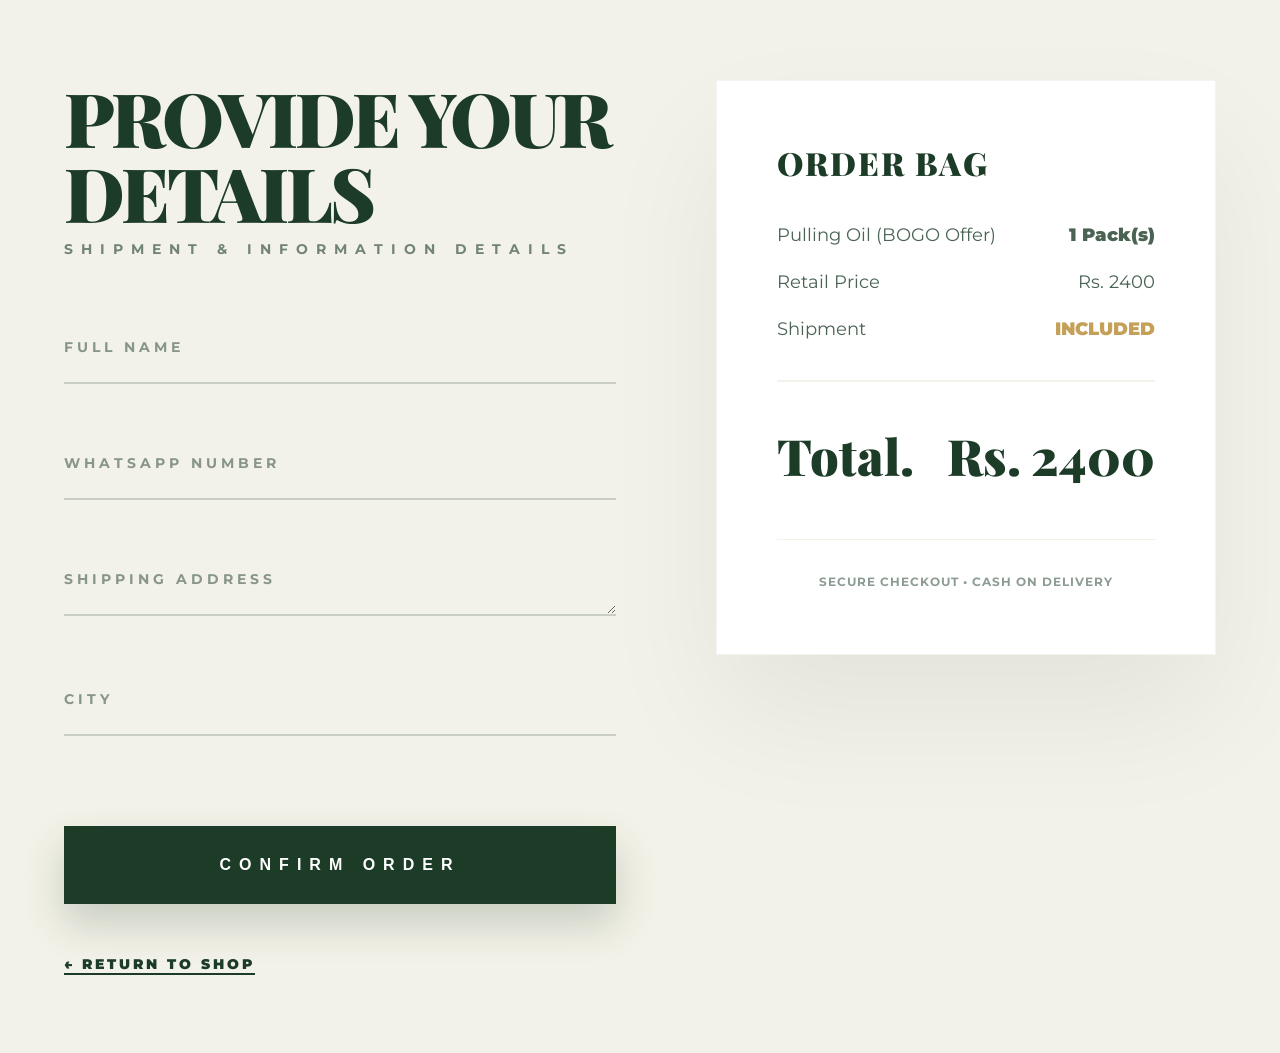
<file: checkout.html>
<!DOCTYPE html>
<html lang="en">
<head>
  <meta charset="UTF-8">
  <meta name="viewport" content="width=device-width, initial-scale=1.0">
  <title>Billing| Secret Herbage</title>
  <link rel="stylesheet" href="https://cdnjs.cloudflare.com/ajax/libs/font-awesome/6.0.0/css/all.min.css">
  <style>
    @import url('https://fonts.googleapis.com/css2?family=Playfair+Display:ital,wght@0,900;1,400&family=Montserrat:wght@300;400;700;900&display=swap');

    :root { --primary: #1d3c28; --accent: #c5a059; --bg: #f3f2e8; }

    * { margin: 0; padding: 0; box-sizing: border-box; }
    body { background-color: var(--bg); color: var(--primary); font-family: 'Montserrat', sans-serif; overflow-x: hidden; }

    /* LUXURY ENTRANCE */
    .master-wrapper { max-width: 1300px; margin: 0 auto; padding: 80px 5%; animation: luxuryFade 1.2s ease; }
    @keyframes luxuryFade { from { opacity: 0; transform: translateY(40px); } to { opacity: 1; transform: translateY(0); } }

    .checkout-layout { display: grid; grid-template-columns: 1fr 500px; gap: 100px; }

    /* LEFT SIDE: BOUTIQUE FORM */
    .billing-header h1 { font-family: 'Playfair Display', serif; font-size: 75px; font-weight: 900; margin-bottom: 10px; letter-spacing: -3px; line-height: 1; }
    .billing-header p { text-transform: uppercase; letter-spacing: 8px; font-size: 14px; margin-bottom: 60px; opacity: 0.6; font-weight: bold; }

    .input-wrapper { position: relative; margin-bottom: 50px; }
    .input-wrapper input, .input-wrapper textarea {
      width: 100%; padding: 20px 0; background: transparent; border: none;
      border-bottom: 2px solid rgba(29, 60, 40, 0.2); font-size: 20px; color: var(--primary);
      outline: none; transition: 0.4s; font-family: inherit; font-weight: 500;
    }
    .input-wrapper label {
      position: absolute; top: 20px; left: 0; font-size: 14px; text-transform: uppercase;
      letter-spacing: 4px; opacity: 0.5; transition: 0.4s; pointer-events: none; font-weight: bold;
    }
    .input-wrapper input:focus ~ label, .input-wrapper input:valid ~ label,
    .input-wrapper textarea:focus ~ label, .input-wrapper textarea:valid ~ label {
      top: -20px; opacity: 1; color: var(--accent); font-size: 12px;
    }
    .input-wrapper input:focus { border-bottom: 3px solid var(--primary); }

    /* RIGHT SIDE: PREMIUM SUMMARY */
    .summary-pane { 
      background: white; padding: 60px; border-radius: 0px; height: fit-content;
      box-shadow: 0 60px 120px rgba(0,0,0,0.06); position: sticky; top: 50px;
      border: 1px solid rgba(29,60,40,0.05);
    }
    .summary-pane h2 { font-family: 'Playfair Display', serif; font-size: 32px; margin-bottom: 40px; letter-spacing: 2px; text-transform: uppercase; font-weight: 900; }
    
    .row { display: flex; justify-content: space-between; margin-bottom: 25px; font-size: 18px; color: rgba(29,60,40,0.8); }
    .total-row { border-top: 2px solid var(--bg); margin-top: 40px; padding-top: 40px; font-size: 50px; font-family: 'Playfair Display', serif; font-weight: 900; color: var(--primary); }

    /* DISCOUNT LOGIC UI */
    .status-badge { 
      background: var(--primary); color: white; padding: 12px; font-size: 12px; 
      font-weight: 900; display: none; margin-bottom: 30px; letter-spacing: 3px;
      text-align: center; text-transform: uppercase;
    }
    .strike-price { text-decoration: line-through; opacity: 0.4; font-size: 16px; }

    /* SEXY CONFIRM BUTTON */
    .confirm-btn {
      width: 100%; background: var(--primary); color: white; border: none; padding: 30px;
      font-weight: 900; text-transform: uppercase; letter-spacing: 8px; cursor: pointer;
      transition: 0.5s; font-size: 16px; margin-top: 40px; box-shadow: 0 20px 40px rgba(29,60,40,0.2);
    }
    .confirm-btn:hover { background: #000; transform: translateY(-8px); box-shadow: 0 30px 60px rgba(0,0,0,0.2); letter-spacing: 10px; }

    @media (max-width: 1000px) {
      .checkout-layout { grid-template-columns: 1fr; }
      .billing-header h1 { font-size: 55px; }
      .summary-pane { position: static; margin-top: 50px; }
    }
  </style>
</head>
<body>

  <div class="master-wrapper">
    <div class="checkout-layout">
      
      <!-- FORM SIDE -->
      <div class="billing-pane">
        <div class="billing-header">
          <h1>PROVIDE YOUR DETAILS</h1>
          <p>Shipment & Information Details</p>
        </div>

        <form id="luxuryForm">
          <div class="input-wrapper">
            <input type="text" name="Full_Name" required>
            <label>Full Name</label>
          </div>
          <div class="input-wrapper">
            <input type="text" name="WhatsApp_Number" required>
            <label>WhatsApp Number</label>
          </div>
          <div class="input-wrapper">
            <textarea name="Shipping_Address" rows="1" required></textarea>
            <label>Shipping Address</label>
          </div>
          <div class="input-wrapper">
            <input type="text" name="City" required>
            <label>City</label>
          </div>

          <!-- DATA FOR GMAIL -->
          <input type="hidden" name="Items" id="h-items">
          <input type="hidden" name="Bill" id="h-total">
          <input type="hidden" name="Discount" id="h-discount">

          <button type="submit" class="confirm-btn" id="submitBtn">Confirm Order</button>
        </form>
        <p style="margin-top: 50px;"><a href="index.html" style="color:var(--primary); text-decoration:none; font-size:14px; font-weight:900; letter-spacing:3px; border-bottom: 2px solid var(--primary);">← RETURN TO SHOP</a></p>
      </div>

      <!-- SUMMARY SIDE -->
      <div class="summary-pane">
        <div class="status-badge" id="win-badge">LOYALTY REWARD: 50% OFF ACTIVATED</div>
        <h2>Order Bag</h2>
        
        <div class="row">
          <span>Pulling Oil (BOGO Offer)</span>
          <span id="qty-box" style="font-weight: 900;">1 Pack</span>
        </div>

        <div class="row">
          <span>Retail Price</span>
          <span id="old-price-display">Rs. 2400</span>
        </div>

        <div class="row">
          <span>Shipment</span>
          <span style="font-weight: 900; color: var(--accent);">INCLUDED</span>
        </div>

        <div class="row total-row">
          <span>Total.</span>
          <span id="payable-total">Rs. 2400</span>
        </div>

        <div style="margin-top: 50px; border-top: 1px solid var(--bg); padding-top: 30px;">
          <p style="font-size: 12px; text-align: center; opacity: 0.5; line-height: 2; font-weight: bold; letter-spacing: 1px;">
            SECURE CHECKOUT • CASH ON DELIVERY
          </p>
        </div>
      </div>

    </div>
  </div>

  <script>
    // 1. PRICE ENGINE
    function calculate() {
        const isWinner = localStorage.getItem('sh_discount_50') === 'true';
        const qty = parseInt(localStorage.getItem('sh_cart_count') || 1);
        
        const standard = 2400 * qty;
        const discounted = 1200 * qty;
        const final = isWinner ? discounted : standard;

        document.getElementById('qty-box').innerText = qty + " Pack(s)";
        document.getElementById('old-price-display').innerText = "Rs. " + standard;
        document.getElementById('payable-total').innerText = "Rs. " + final;

        if(isWinner) {
            document.getElementById('win-badge').style.display = 'block';
            document.getElementById('old-price-display').classList.add('strike-price');
            document.getElementById('h-discount').value = "50% OFF (CHALLENGE WINNER)";
        } else {
            document.getElementById('h-discount').value = "Standard Pricing";
        }

        document.getElementById('h-items').value = qty + " x Pulling Oil Packs";
        document.getElementById('h-total').value = "Rs. " + final;
    }

    calculate();

    // 2. REDIRECT ON SUCCESS
    const form = document.getElementById('luxuryForm');
    form.addEventListener("submit", function(e) {
      e.preventDefault();
      const b = document.getElementById('submitBtn');
      b.innerText = "Processing...";
      b.disabled = true;

      fetch("https://formspree.io/f/mgorkgpa", {
        method: "POST",
        body: new FormData(form),
        headers: { 'Accept': 'application/json' }
      }).then(res => {
        if(res.ok) {
          // RESET MEMORY
          localStorage.removeItem('sh_discount_50');
          localStorage.setItem('sh_cart_count', 0);
          
          // REDIRECT TO THANK YOU PAGE
          window.location.href = 'thankyou.html';
        } else {
          alert("Error! Try again.");
          b.disabled = false;
        }
      });
    });
  </script>
</body>
</html>
</file>
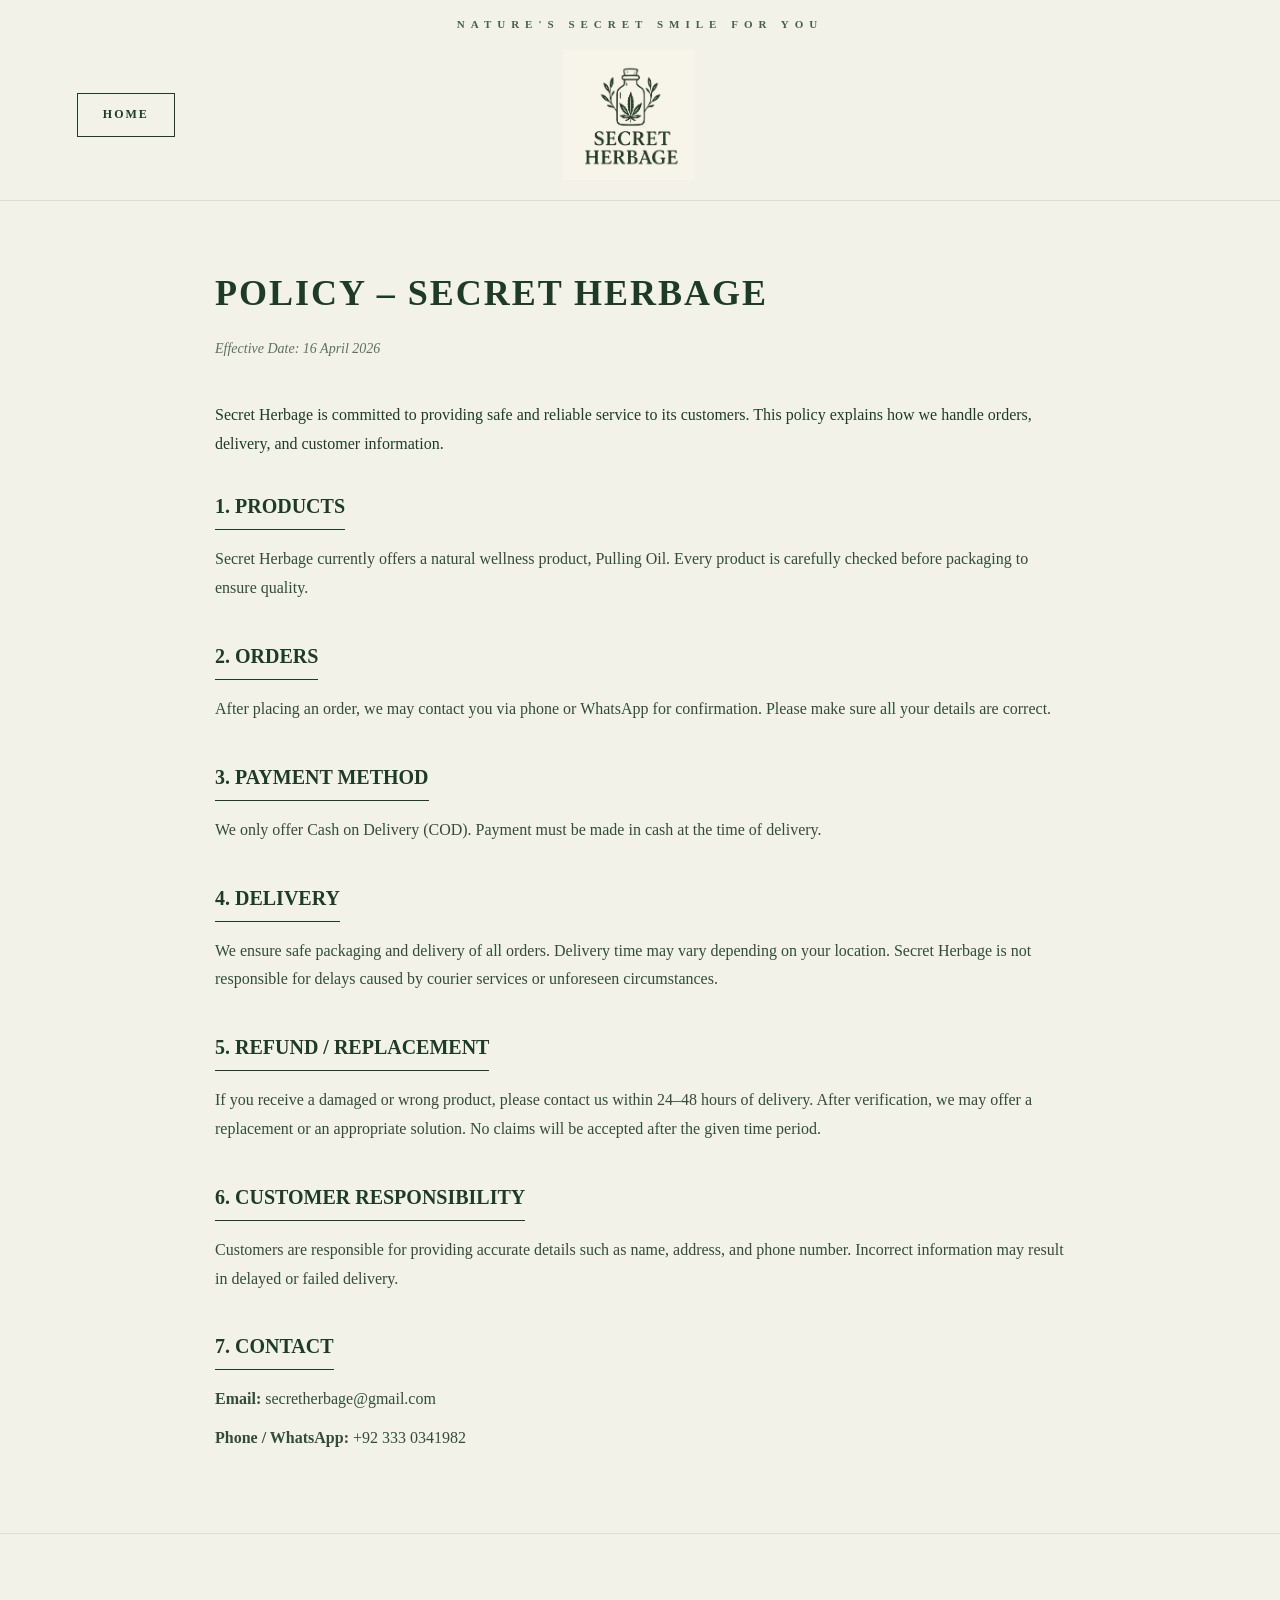
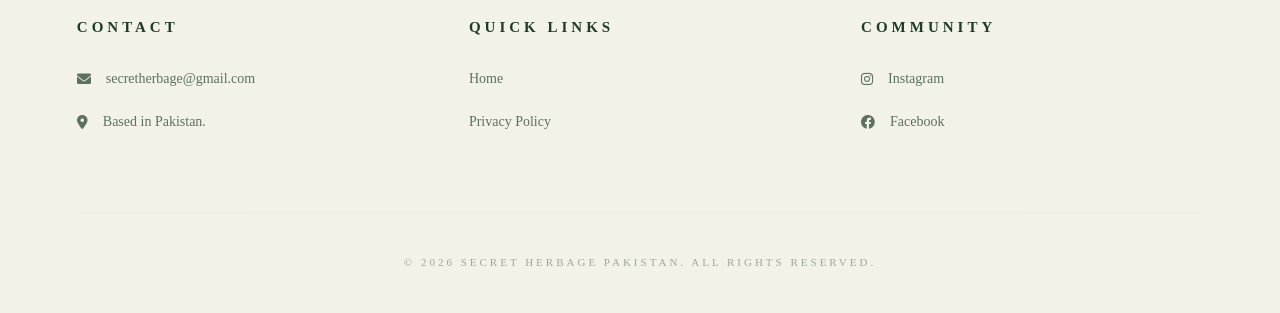
<file: privacy.html>
<!DOCTYPE html>
<html lang="en">
<head>
  <meta charset="UTF-8">
  <meta name="viewport" content="width=device-width, initial-scale=1.0">
  <title>Policy – Secret Herbage</title>
  <link rel="stylesheet" href="https://cdnjs.cloudflare.com/ajax/libs/font-awesome/6.0.0/css/all.min.css">
  <style>
    * { margin: 0; padding: 0; box-sizing: border-box; }
    
    /* Page Opening Animation */
    body { 
      background-color: #f3f2e8; 
      color: #1d3c28; 
      font-family: 'Playfair Display', serif, 'Times New Roman'; 
      line-height: 1.8;
      opacity: 0;
      transform: translateY(20px);
      animation: pageReveal 1s ease forwards;
    }
    
    @keyframes pageReveal {
      to { opacity: 1; transform: translateY(0); }
    }

    /* HEADER WITH HOME LEFT & LOGO CENTER */
    .header { width: 100%; padding-top: 15px; border-bottom: 1px solid rgba(29, 60, 40, 0.1); padding-bottom: 20px; }
    .tagline { display: block; text-align: center; font-size: 11px; text-transform: uppercase; letter-spacing: 6px; font-weight: 700; margin-bottom: 15px; opacity: 0.8; }
    
    .nav-bar-privacy { 
      display: flex; 
      align-items: center; 
      justify-content: space-between; 
      padding: 0 6%;
    }
    
    .home-btn { 
      text-decoration: none; color: #1d3c28; border: 1.5px solid #1d3c28;
      padding: 10px 25px; font-size: 12px; font-weight: bold; letter-spacing: 2px;
      text-transform: uppercase; transition: 0.3s;
    }
    .home-btn:hover { background-color: #1d3c28; color: #f3f2e8; }
    
    .brand-logo { height: 130px; width: auto; }

    /* POLICY CONTENT */
    .policy-container { max-width: 900px; margin: 60px auto; padding: 0 25px; }
    .policy-container h1 { font-size: 36px; margin-bottom: 10px; text-transform: uppercase; letter-spacing: 2px; font-weight: bold; }
    .effective-date { font-size: 14px; opacity: 0.7; margin-bottom: 40px; display: block; font-style: italic; }
    
    .policy-section { margin-bottom: 35px; }
    .policy-section h2 { font-size: 20px; text-transform: uppercase; margin-bottom: 15px; border-bottom: 1px solid #1d3c28; display: inline-block; padding-bottom: 5px; font-weight: bold; }
    .policy-section p { font-size: 16px; opacity: 0.9; margin-bottom: 10px; }

    /* FOOTER (Same Animated Style as Home) */
    .footer { background-color: #f3f2e8; padding: 80px 6% 40px 6%; border-top: 1px solid rgba(29, 60, 40, 0.1); display: flex; flex-direction: column; align-items: center; margin-top: 80px; }
    .footer-content { width: 100%; display: grid; grid-template-columns: repeat(auto-fit, minmax(280px, 1fr)); gap: 50px; margin-bottom: 60px; }
    .footer-section h3 { font-size: 15px; text-transform: uppercase; letter-spacing: 4px; margin-bottom: 25px; font-weight: bold; }
    
    .footer-section p, .footer-section a { 
      font-size: 14px; color: #1d3c28; text-decoration: none; 
      display: flex; align-items: center; gap: 15px; margin-bottom: 18px; 
      opacity: 0.7; transition: 0.4s cubic-bezier(0.175, 0.885, 0.32, 1.275); 
      width: fit-content;
    }
    .footer-section a:hover, .footer-section p:hover { 
      opacity: 1; transform: translateX(12px) scale(1.03); font-weight: bold; 
    }

    .copyright { font-size: 11px; opacity: 0.4; text-transform: uppercase; letter-spacing: 3px; border-top: 1px solid rgba(29, 60, 40, 0.1); padding-top: 40px; width: 100%; text-align: center; }
  </style>
</head>
<body>

  <header class="header">
    <div class="tagline">Nature's Secret Smile for You</div>
    <div class="nav-bar-privacy">
      <!-- Home Button Left -->
      <a href="index.html" class="home-btn">HOME</a>
      
      <!-- Logo Center -->
      <img src="logo.png" alt="Logo" class="brand-logo">
      
      <!-- Spacer for centering -->
      <div style="width: 120px;"></div>
    </div>
  </header>

  <div class="policy-container">
    <h1>Policy – Secret Herbage</h1>
    <span class="effective-date">Effective Date: 16 April 2026</span>

    <p style="margin-bottom: 30px;">Secret Herbage is committed to providing safe and reliable service to its customers. This policy explains how we handle orders, delivery, and customer information.</p>

    <div class="policy-section">
      <h2>1. Products</h2>
      <p>Secret Herbage currently offers a natural wellness product, Pulling Oil. Every product is carefully checked before packaging to ensure quality.</p>
    </div>

    <div class="policy-section">
      <h2>2. Orders</h2>
      <p>After placing an order, we may contact you via phone or WhatsApp for confirmation. Please make sure all your details are correct.</p>
    </div>

    <div class="policy-section">
      <h2>3. Payment Method</h2>
      <p>We only offer Cash on Delivery (COD). Payment must be made in cash at the time of delivery.</p>
    </div>

    <div class="policy-section">
      <h2>4. Delivery</h2>
      <p>We ensure safe packaging and delivery of all orders. Delivery time may vary depending on your location. Secret Herbage is not responsible for delays caused by courier services or unforeseen circumstances.</p>
    </div>

    <div class="policy-section">
      <h2>5. Refund / Replacement</h2>
      <p>If you receive a damaged or wrong product, please contact us within 24–48 hours of delivery. After verification, we may offer a replacement or an appropriate solution. No claims will be accepted after the given time period.</p>
    </div>

    <div class="policy-section">
      <h2>6. Customer Responsibility</h2>
      <p>Customers are responsible for providing accurate details such as name, address, and phone number. Incorrect information may result in delayed or failed delivery.</p>
    </div>

    <div class="policy-section">
      <h2>7. Contact</h2>
      <p><strong>Email:</strong> secretherbage@gmail.com</p>
      <p><strong>Phone / WhatsApp:</strong> +92 333 0341982</p>
    </div>
  </div>

  <footer class="footer">
    <div class="footer-content">
      <div class="footer-section">
        <h3>Contact</h3>
        <p><i class="fas fa-envelope"></i> secretherbage@gmail.com</p>
        <p><i class="fas fa-map-marker-alt"></i> Based in Pakistan.</p>
      </div>
      <div class="footer-section">
        <h3>Quick Links</h3>
        <a href="Untitled-2.html">Home</a>
        <a href="privacy.html">Privacy Policy</a>
      </div>
      <div class="footer-section">
        <h3>Community</h3>
        <div style="display: flex; flex-direction: column;">
          <a href="https://www.instagram.com/secretherbage" target="_blank"><i class="fab fa-instagram"></i> Instagram</a>
          <a href="https://www.facebook.com/secretherbage" target="_blank"><i class="fab fa-facebook"></i> Facebook</a>
        </div>
      </div>
    </div>
    <div class="copyright">&copy; 2026 Secret Herbage Pakistan. All Rights Reserved.</div>
  </footer>

</body>
</html>
</file>
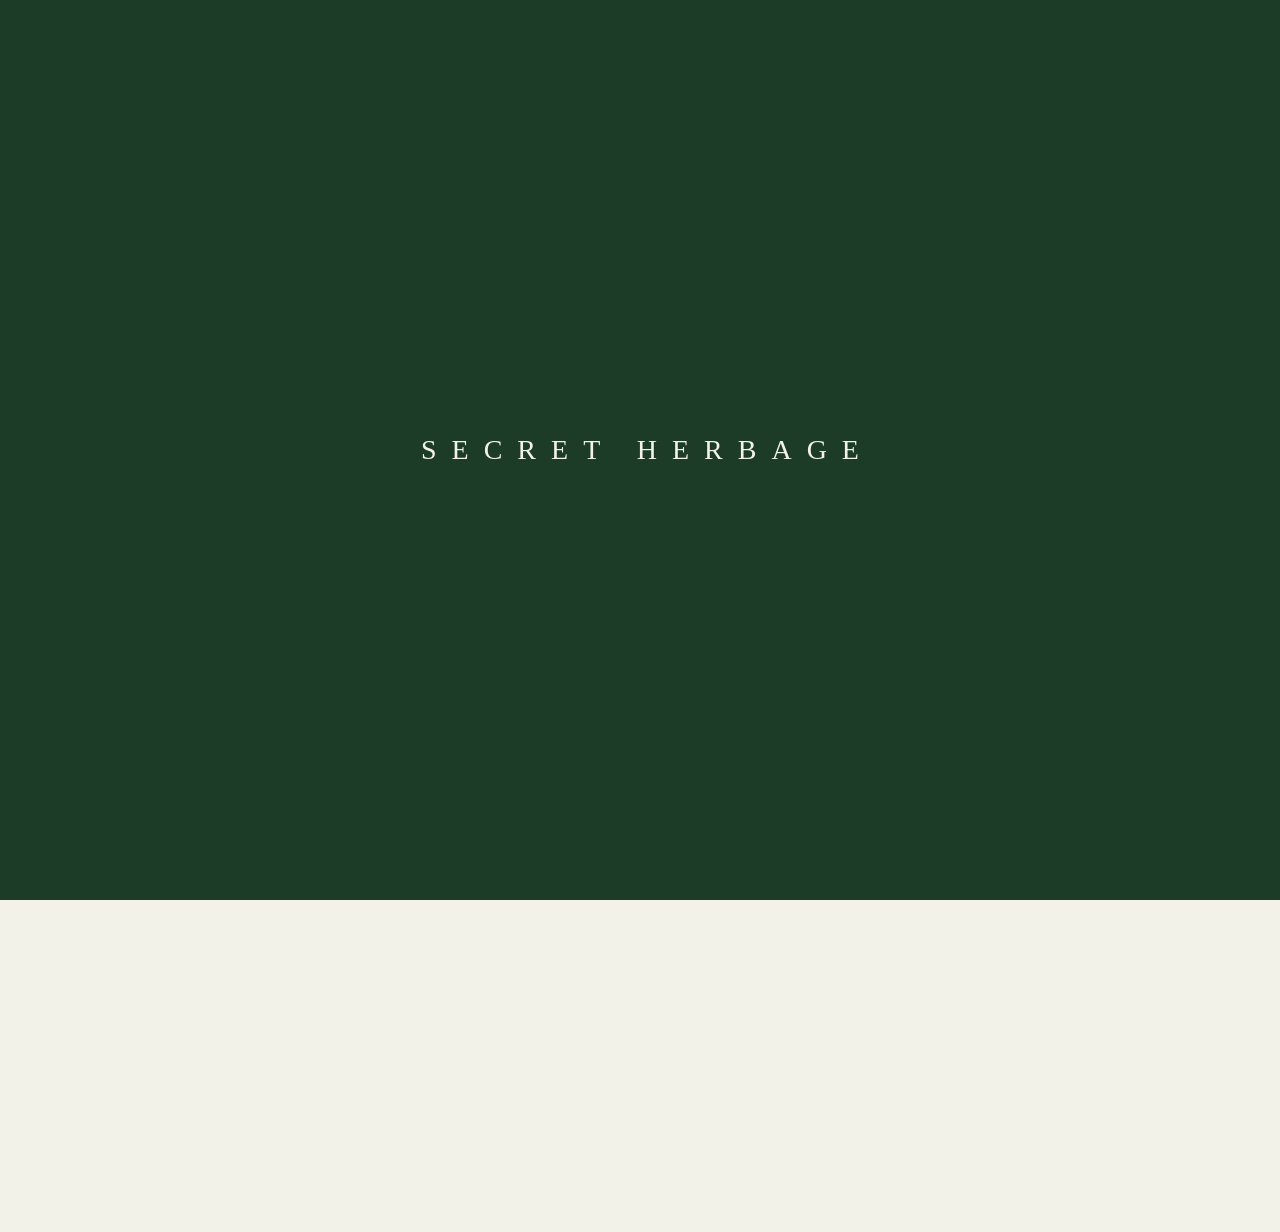
<file: product.html>
<!DOCTYPE html>
<html lang="en">
<head>
  <meta charset="UTF-8">
  <meta name="viewport" content="width=device-width, initial-scale=1.0">
  <title>Pulling Oil | Secret Herbage</title>
  <link rel="stylesheet" href="https://cdnjs.cloudflare.com/ajax/libs/font-awesome/6.0.0/css/all.min.css">
  <style>
    /* THEME & BASE */
    * { margin: 0; padding: 0; box-sizing: border-box; }
    html, body { background-color: #f3f2e8; overflow-x: hidden; width: 100%; position: relative; }
    body { color: #1d3c28; font-family: 'Playfair Display', serif, 'Times New Roman'; margin: 0; height: 100vh; overflow-y: hidden; }

    /* --- SHUTTER LOADER (FIXED CENTERING) --- */
    #loader {
      position: fixed; top: 0; left: 0; width: 100%; height: 100vh;
      background: #1d3c28; display: flex; justify-content: center; align-items: center;
      z-index: 9999999; transition: transform 1s cubic-bezier(0.85, 0, 0.15, 1);
      transform: translateY(0);
    }
    .loader-logo { 
      color: #f3f2e8; 
      font-size: 28px; 
      letter-spacing: 15px; 
      text-indent: 15px; /* Yeh zaroori hai letter-spacing ko balance karne ke liye */
      text-transform: uppercase; 
      animation: loaderPulse 1.5s infinite; 
      text-align: center;
      width: 100%;
    }
    @keyframes loaderPulse { 0%, 100% { opacity: 0.3; } 50% { opacity: 1; } }
    .loader-finish { transform: translateY(-100%) !important; }

    #website-wrapper { opacity: 0; transition: opacity 1s ease 0.5s; position: relative; width: 100%; }
    .show-site { opacity: 1 !important; }

    /* --- HEADER (MOBILE FRIENDLY) --- */
    .header { width: 100%; padding: 40px 0 20px; border-bottom: 1px solid rgba(29, 60, 40, 0.1); background: #f3f2e8; position: relative; z-index: 1001; text-align: center; }
    .tagline { display: block; font-size: 11px; text-transform: uppercase; letter-spacing: 6px; font-weight: 700; margin-bottom: 25px; opacity: 0.8; }
    .brand-title-center { font-size: 38px; font-weight: 900; text-transform: uppercase; letter-spacing: 15px; color: #1d3c28; display: block; }
    .nav-bar-privacy { display: flex; align-items: center; justify-content: space-between; padding: 0 6%; margin-top: 10px; }
    .home-btn { text-decoration: none; color: #1d3c28; border: 1.5px solid #1d3c28; padding: 10px 25px; font-size: 12px; font-weight: bold; text-transform: uppercase; transition: 0.3s; }
    .home-btn:hover { background-color: #1d3c28; color: #f3f2e8; }

    /* --- LOCKED VERTICAL BANNER --- */
    .vertical-promo { 
        position: fixed; left: 30px; top: 0; bottom: 0; width: 45px; 
        background-color: #1d3c28; color: #f3f2e8; 
        overflow: hidden; display: flex; justify-content: center; z-index: 50; 
    }
    .vertical-text-wrap { display: flex; flex-direction: column; animation: scrollUpSeamless 15s linear infinite; }
    .vertical-text-wrap span { writing-mode: vertical-rl; transform: rotate(180deg); font-size: 11px; font-weight: bold; text-transform: uppercase; letter-spacing: 5px; padding: 60px 0; white-space: nowrap; }
    @keyframes scrollUpSeamless { from { transform: translateY(0); } to { transform: translateY(-50%); } }

    /* PRODUCT CONTENT */
    .product-container { margin-left: 140px; padding: 60px 6%; display: flex; gap: 80px; align-items: flex-start; flex-wrap: wrap; position: relative; z-index: 500; }
    .product-slider { flex: 1; min-width: 350px; max-width: 550px; height: 600px; overflow: hidden; position: relative; border: 1px solid rgba(29, 60, 40, 0.1); box-shadow: 0 15px 40px rgba(0,0,0,0.05); cursor: zoom-in; }
    .slider-track { display: flex; width: 200%; height: 100%; animation: autoSwipe 5s cubic-bezier(0.77, 0, 0.175, 1) infinite; }
    .slider-track img { width: 50%; height: 100%; object-fit: cover; transition: transform 0.2s ease-out; transform-origin: center center; }
    .slider-track img.zoomed { transform: scale(2.5); }
    @keyframes autoSwipe { 0%, 40% { transform: translateX(0); } 50%, 90% { transform: translateX(-50%); } 100% { transform: translateX(0); } }

    /* CART UI */
    .cart-section { margin-bottom: 40px; display: flex; flex-direction: column; gap: 15px; }
    .checkout-btn { background: #1d3c28; color: #f3f2e8; padding: 18px 40px; text-align: center; text-decoration: none; text-transform: uppercase; letter-spacing: 3px; font-weight: bold; font-size: 14px; border-radius: 4px; display: none; width: fit-content; animation: slideDownFade 0.5s ease forwards; }
    @keyframes slideDownFade { from { opacity: 0; transform: translateY(-20px); } to { opacity: 1; transform: translateY(0); } }
    .add-btn { background: transparent; color: #1d3c28; padding: 18px 50px; border: 1.5px solid #1d3c28; text-transform: uppercase; letter-spacing: 5px; cursor: pointer; font-size: 12px; font-weight: bold; transition: 0.4s; }
    .qty-selector { display: none; align-items: center; gap: 20px; border: 1.5px solid #1d3c28; width: fit-content; padding: 10px 25px; animation: slideDownFade 0.5s ease forwards; }
    .qty-btn { background: none; border: none; font-size: 20px; font-weight: bold; cursor: pointer; color: #1d3c28; }

    /* FOOTER */
    .footer { background-color: #f3f2e8; padding: 100px 6% 40px 140px; border-top: 1px solid rgba(29, 60, 40, 0.1); display: flex; flex-direction: column; position: relative; z-index: 1001; }
    .footer-content { width: 100%; display: grid; grid-template-columns: repeat(auto-fit, minmax(250px, 1fr)); gap: 50px; margin-bottom: 60px; }
    .footer-section h3 { font-size: 15px; text-transform: uppercase; letter-spacing: 4px; margin-bottom: 25px; font-weight: bold; }
    .footer-section a { font-size: 14px; color: #1d3c28; text-decoration: none; display: block; margin-bottom: 18px; opacity: 0.7; transition: 0.4s; width: fit-content; cursor: pointer; }
    .footer-section a:hover { opacity: 1; transform: translateX(12px); font-weight: bold; }

    /* SOCIALS */
    .social-float { position: fixed; right: 30px; z-index: 1002; width: 65px; height: 65px; color: white; border-radius: 50%; display: flex; align-items: center; justify-content: center; text-decoration: none; box-shadow: 0 4px 15px rgba(0,0,0,0.2); transition: 0.3s; font-size: 24px; }
    .whatsapp-float { bottom: 110px; background-color: #25d366; }
    .insta-float { bottom: 30px; background: linear-gradient(45deg, #f09433, #bc1888); }

    /* MOBILE ADJUSTMENTS */
    @media (max-width: 900px) { 
      .vertical-promo, .social-float { display: none; } 
      .product-container, .footer { margin-left: 0; padding-left: 6%; } 
    }

    @media (max-width: 600px) {
      .loader-logo { font-size: 18px; letter-spacing: 8px; text-indent: 8px; }
      .brand-title-center { font-size: 22px; letter-spacing: 5px; }
      .tagline { font-size: 9px; letter-spacing: 3px; }
      .product-slider { min-width: 100%; height: 400px; }
    }
  </style>
</head>
<body>

  <!-- LOADER -->
  <div id="loader"><div class="loader-logo">Secret Herbage</div></div>

  <div id="website-wrapper">
    <div class="vertical-promo"><div class="vertical-text-wrap"><span>Delivery all over Pakistan</span><span>Delivery all over Pakistan</span></div></div>

    <header class="header">
      <div class="tagline">Nature's Secret Smile for You</div>
      <div class="brand-title-center">SECRET HERBAGE</div>
      <div class="nav-bar-privacy">
        <a href="index.html" class="home-btn">HOME</a>
        <div id="cart-display" style="font-weight:bold;">🛒 (0)</div>
      </div>
    </header>

    <div class="product-container">
      <div class="product-slider" id="main-slider">
        <div class="slider-track">
          <img src="pulling-oil-1.jpg" class="zoom-img">
          <img src="pulling-oil-2.jpg" class="zoom-img">
        </div>
      </div>
      <div class="product-info" style="flex: 1.5;">
        <h1>Pulling Oil</h1>
        <div id="discount-note" style="display:none; color: #d35400; font-weight: bold; margin-bottom: 15px; font-size: 14px; background: #fff3cd; padding: 10px; border-radius: 5px; border-left: 5px solid #d35400;">🎉 50% discount has been applied!</div>

        <div style="display: flex; align-items: center; gap: 15px; margin: 20px 0;">
          <span style="font-size: 22px; text-decoration: line-through; opacity: 0.5;">Rs. 2,700.00</span>
          <span id="current-price" style="font-size: 32px; font-weight: bold;">Rs. 2,400.00</span>
          <span id="discount-badge" style="background: #1d3c28; color: #f3f2e8; padding: 5px 12px; font-size: 12px; font-weight: bold;">FREE DELIVERY</span>
        </div>

        <div class="cart-section">
          <a href="javascript:void(0)" class="checkout-btn" id="checkout-link" onclick="handleCheckout()">Proceed to Checkout</a>
          <button class="add-btn" id="add-to-cart-btn">Add to Cart</button>
          <div class="qty-selector" id="qty-selector">
            <button class="qty-btn" onclick="updateQty(-1)">-</button>
            <span id="qty-display" style="font-weight:bold; font-size:18px;">1</span>
            <button class="qty-btn" onclick="updateQty(1)">+</button>
          </div>
        </div>

        <div style="margin-top: 30px;">
          <h3 style="text-transform: uppercase; letter-spacing: 2px; border-bottom: 1px solid; display: inline-block; margin-bottom: 15px;">Benefits</h3>
          <ul style="padding-left: 20px; line-height: 2;">
            <li>Reduces bad breath & plaque</li>
            <li>Improves gum health naturally</li>
            <li>Whitens teeth without chemicals</li>
            <li>Detoxifies your mouth</li>
          </ul>
        </div>
      </div>
    </div>

    <footer class="footer">
      <div class="footer-content">
        <div class="footer-section">
          <h3>Contact Us</h3>
          <a href="mailto:secretherbage@gmail.com">secretherbage@gmail.com</a>
          <a href="#">Based in Pakistan.</a>
        </div>
        <div class="footer-section">
          <h3>Information</h3>
          <a href="story.html">Our Story</a>
          <a href="privacy.html">Privacy Policy</a>
        </div>
        <div class="footer-section">
          <h3>Community</h3>
          <a href="https://www.instagram.com/secretherbage" target="_blank">Instagram</a>
        </div>
      </div>
      <div style="text-align: center; font-size: 11px; opacity: 0.4;">&copy; 2026 Secret Herbage Pakistan.</div>
    </footer>

    <a href="https://wa.me/923330341982" class="social-float whatsapp-float" target="_blank"><i class="fab fa-whatsapp"></i></a>
    <a href="https://www.instagram.com/secretherbage/" class="social-float insta-float" target="_blank"><i class="fab fa-instagram"></i></a>
  </div>

  <script>
    window.addEventListener('load', () => {
      setTimeout(() => {
        document.getElementById('loader').classList.add('loader-finish');
        document.getElementById('website-wrapper').classList.add('show-site');
        document.body.style.overflowY = 'visible';
        checkDiscount();
      }, 1000);
    });

    function checkDiscount() {
      const hasDiscount = localStorage.getItem('sh_discount_50') === 'true';
      if (hasDiscount) {
        document.getElementById('current-price').innerText = "Rs. 1,200.00";
        document.getElementById('current-price').style.color = "#d35400";
        document.getElementById('discount-badge').innerText = "50% OFF APPLIED";
        document.getElementById('discount-badge').style.background = "#d35400";
        document.getElementById('discount-note').style.display = "block";
      }
    }

    function handleCheckout() {
      const loader = document.getElementById('loader');
      loader.classList.remove('loader-finish');
      setTimeout(() => { window.location.href = 'checkout.html'; }, 1000);
    }

    const slider = document.getElementById('main-slider');
    const zoomImages = document.querySelectorAll('.zoom-img');
    slider.addEventListener('mousemove', (e) => {
      const rect = slider.getBoundingClientRect();
      const x = ((e.clientX - rect.left) / rect.width) * 100;
      const y = ((e.clientY - rect.top) / rect.height) * 100;
      zoomImages.forEach(img => { img.classList.add('zoomed'); img.style.transformOrigin = `${x}% ${y}%`; });
    });
    slider.addEventListener('mouseleave', () => { zoomImages.forEach(img => img.classList.remove('zoomed')); });

    const addBtn = document.getElementById('add-to-cart-btn');
    const qtySelector = document.getElementById('qty-selector');
    const checkoutLink = document.getElementById('checkout-link');
    const qtyDisplay = document.getElementById('qty-display');
    const cartDisplay = document.getElementById('cart-display');

    function syncUI() {
      let count = parseInt(localStorage.getItem('sh_cart_count') || 0);
      cartDisplay.innerText = `🛒 (${count})`;
      if (count > 0) {
        addBtn.style.display = 'none';
        qtySelector.style.display = 'flex';
        checkoutLink.style.display = 'block';
        qtyDisplay.innerText = count;
      } else {
        addBtn.style.display = 'block';
        qtySelector.style.display = 'none';
        checkoutLink.style.display = 'none';
      }
    }

    addBtn.addEventListener('click', () => { localStorage.setItem('sh_cart_count', 1); syncUI(); });
    window.updateQty = function(val) {
      let count = parseInt(localStorage.getItem('sh_cart_count') || 0) + val;
      if (count < 0) count = 0;
      localStorage.setItem('sh_cart_count', count);
      syncUI();
    }
    syncUI();
  </script>
</body>
</html>
</file>
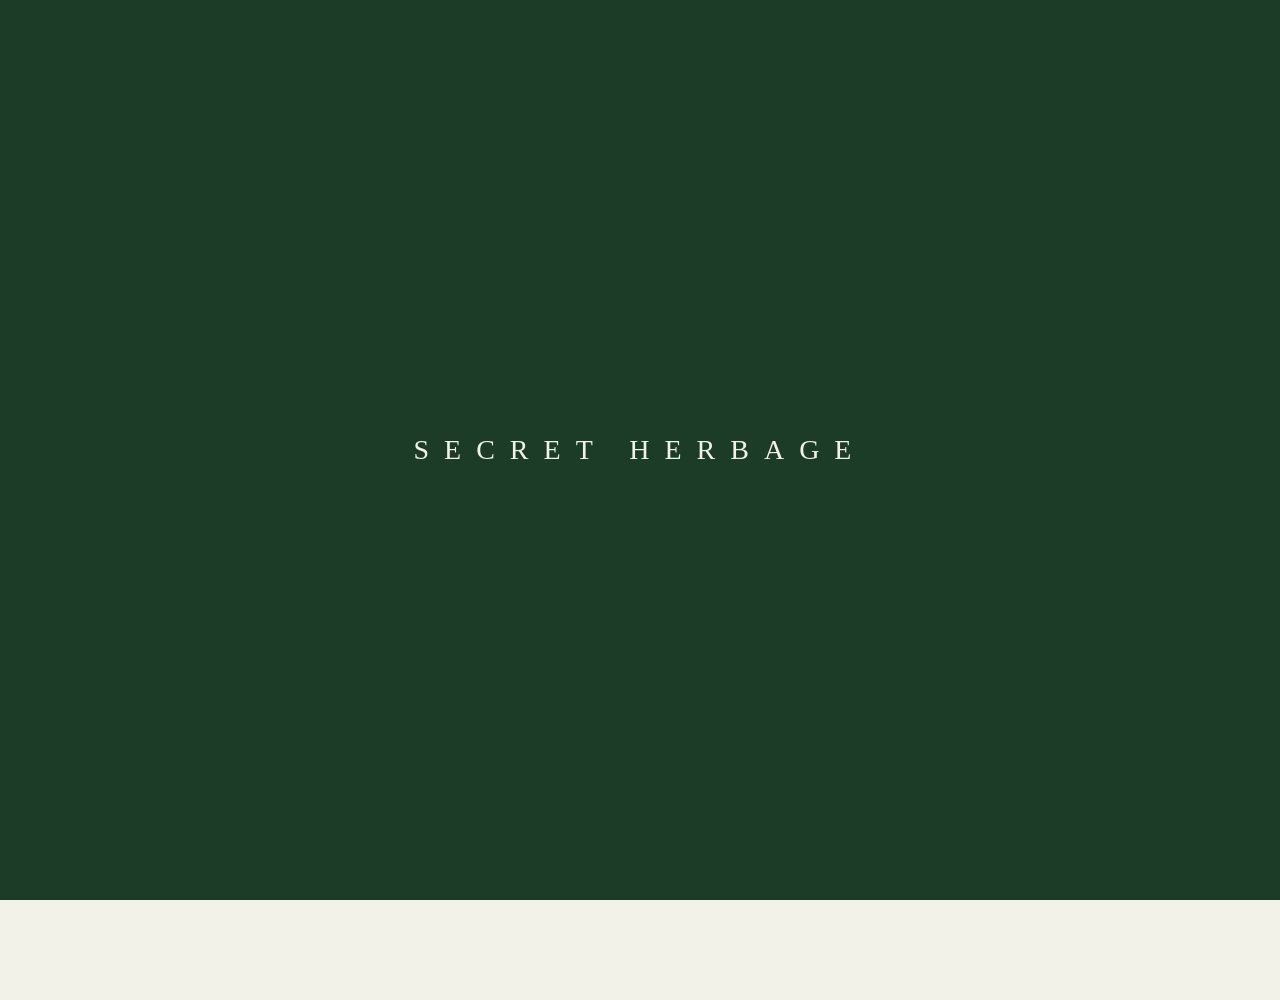
<file: story.html>
<!DOCTYPE html>
<html lang="en">
<head>
  <meta charset="UTF-8">
  <meta name="viewport" content="width=device-width, initial-scale=1.0">
  <title>Our Story | Secret Herbage</title>
  <link rel="stylesheet" href="https://cdnjs.cloudflare.com/ajax/libs/font-awesome/6.0.0/css/all.min.css">
  <style>
    * { margin: 0; padding: 0; box-sizing: border-box; }
    body {
      background-color: #f3f2e8; color: #1d3c28;
      font-family: 'Playfair Display', serif, 'Times New Roman';
      margin: 0; width: 100%; height: 100vh; overflow: hidden;
    }
    /* LOADER WAHI HAI JO MAIN PAGE PE HAI */
    #loader {
      position: fixed; top: 0; left: 0; width: 100%; height: 100vh;
      background: #1d3c28; display: flex; justify-content: center; align-items: center;
      z-index: 9999999; transition: transform 1.2s cubic-bezier(0.85, 0, 0.15, 1);
    }
    .loader-logo {
      color: #f3f2e8; font-size: 28px; letter-spacing: 15px; text-transform: uppercase;
      font-weight: 300; animation: loaderPulse 1.5s ease-in-out infinite;
    }
    @keyframes loaderPulse { 0%, 100% { opacity: 0.3; transform: scale(0.98); } 50% { opacity: 1; transform: scale(1); } }
    .loader-finish { transform: translateY(-100%); }
    #website { opacity: 0; transition: opacity 1s ease 0.5s; }
    .show-site { opacity: 1 !important; }

    /* CONTENT STYLE */
    .container { max-width: 800px; margin: 100px auto; padding: 0 40px; text-align: center; line-height: 1.8; }
    h1 { font-size: 45px; margin-bottom: 30px; letter-spacing: 5px; }
    p { font-size: 18px; margin-bottom: 25px; opacity: 0.9; }
    .back-btn { display: inline-block; margin-top: 30px; text-decoration: underline; color: #1d3c28; cursor: pointer; font-weight: bold; text-transform: uppercase; letter-spacing: 2px; }
  </style>
</head>
<body>

  <div id="loader"><div class="loader-logo">Secret Herbage</div></div>

  <div id="website">
    <div class="container">
      <h1>🌿 Our Story</h1>
      <p>Rooted in traditional wellness practices passed down through generations, our journey began with a simple belief — nature already holds the answers to true oral care. Inspired by ancient oral hygiene rituals, we created a modern formulation of pulling oil that blends purity, simplicity, and effectiveness.</p>
      
      <p>Our brand is built on the idea of bringing back natural care routines in a way that fits today’s lifestyle. Every bottle reflects our commitment to clean ingredients and mindful self-care, helping you maintain a fresh smile the natural way.</p>
      
      <p>We believe healthy habits create confident smiles — and we’re here to support that journey, one oil pull at a time.</p>
      
      <!-- Wapsi ke liye bhi loader function -->
      <a class="back-btn" onclick="handleNav('index.html')">Back to Home</a>
    </div>
  </div>

  <script>
    window.addEventListener('load', () => {
      setTimeout(() => {
        document.getElementById('loader').classList.add('loader-finish');
        document.getElementById('website').classList.add('show-site');
        document.body.style.overflow = 'visible';
      }, 1500);
    });

    function handleNav(url) {
      document.getElementById('loader').classList.remove('loader-finish');
      setTimeout(() => { window.location.href = url; }, 1000);
    }
  </script>
</body>
</html>
</file>
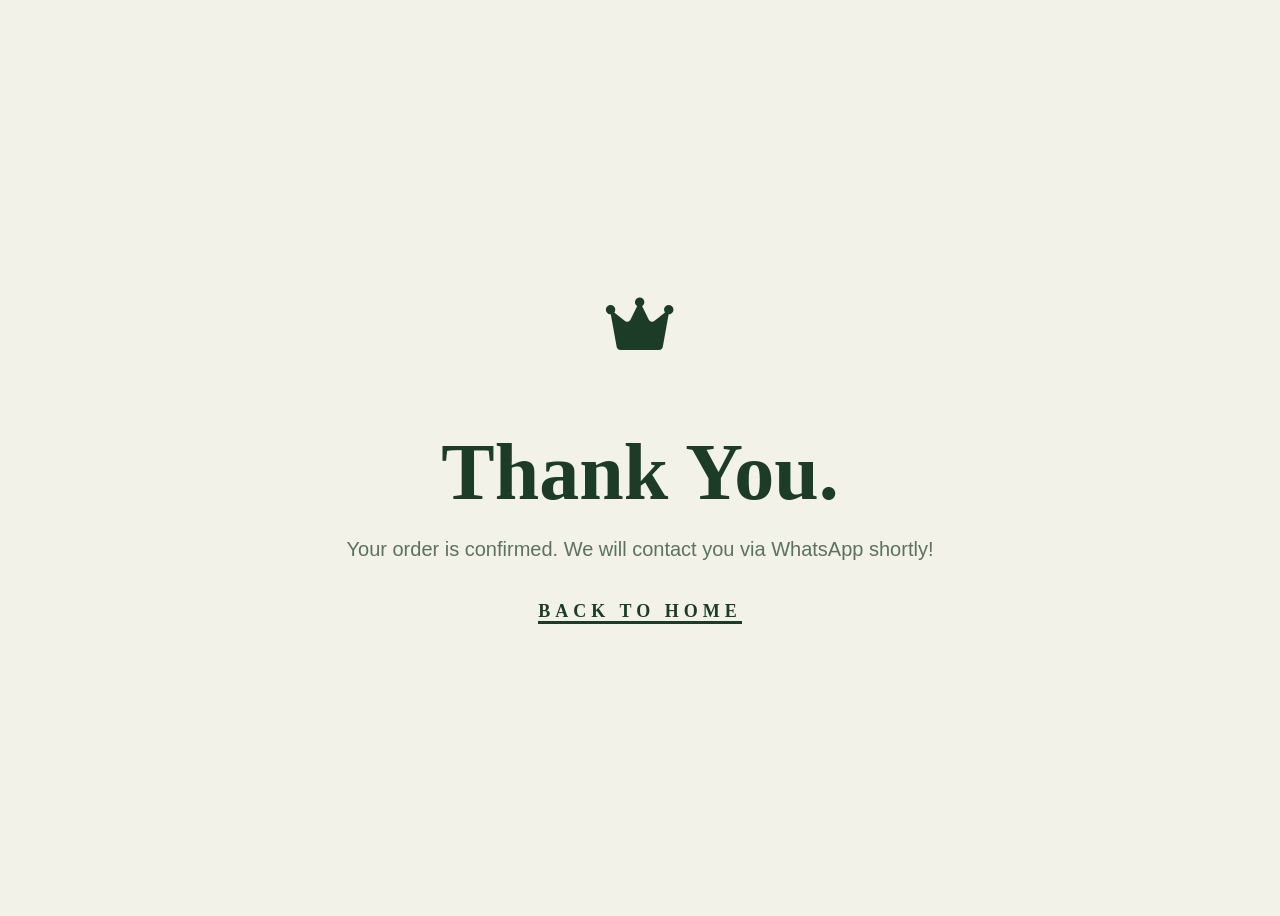
<file: thankyou.html>
<!DOCTYPE html>
<html lang="en">
<head>
  <meta charset="UTF-8">
  <title>Thank You | Secret Herbage</title>
  <link rel="stylesheet" href="https://cdnjs.cloudflare.com/ajax/libs/font-awesome/6.0.0/css/all.min.css">
  <style>
    body { background: #f3f2e8; color: #1d3c28; font-family: 'Playfair Display', serif; display: flex; align-items: center; justify-content: center; height: 100vh; text-align: center; }
    .card { animation: pop 0.8s ease; }
    @keyframes pop { from { transform: scale(0.8); opacity: 0; } to { transform: scale(1); opacity: 1; } }
    h1 { font-size: 80px; font-weight: 900; margin-bottom: 20px; }
    p { font-family: 'Montserrat', sans-serif; font-size: 20px; opacity: 0.7; margin-bottom: 40px; }
    .btn { text-decoration: none; color: #1d3c28; font-weight: bold; border-bottom: 3px solid #1d3c28; font-size: 18px; text-transform: uppercase; letter-spacing: 5px; }
  </style>
</head>
<body>
  <div class="card">
    <i class="fas fa-crown" style="font-size: 60px; margin-bottom: 20px;"></i>
    <h1>Thank You.</h1>
    <p>Your order is confirmed. We will contact you via WhatsApp shortly!</p>
    <a href="index.html" class="btn">Back to Home</a>
  </div>
</body>
</html>
</file>
